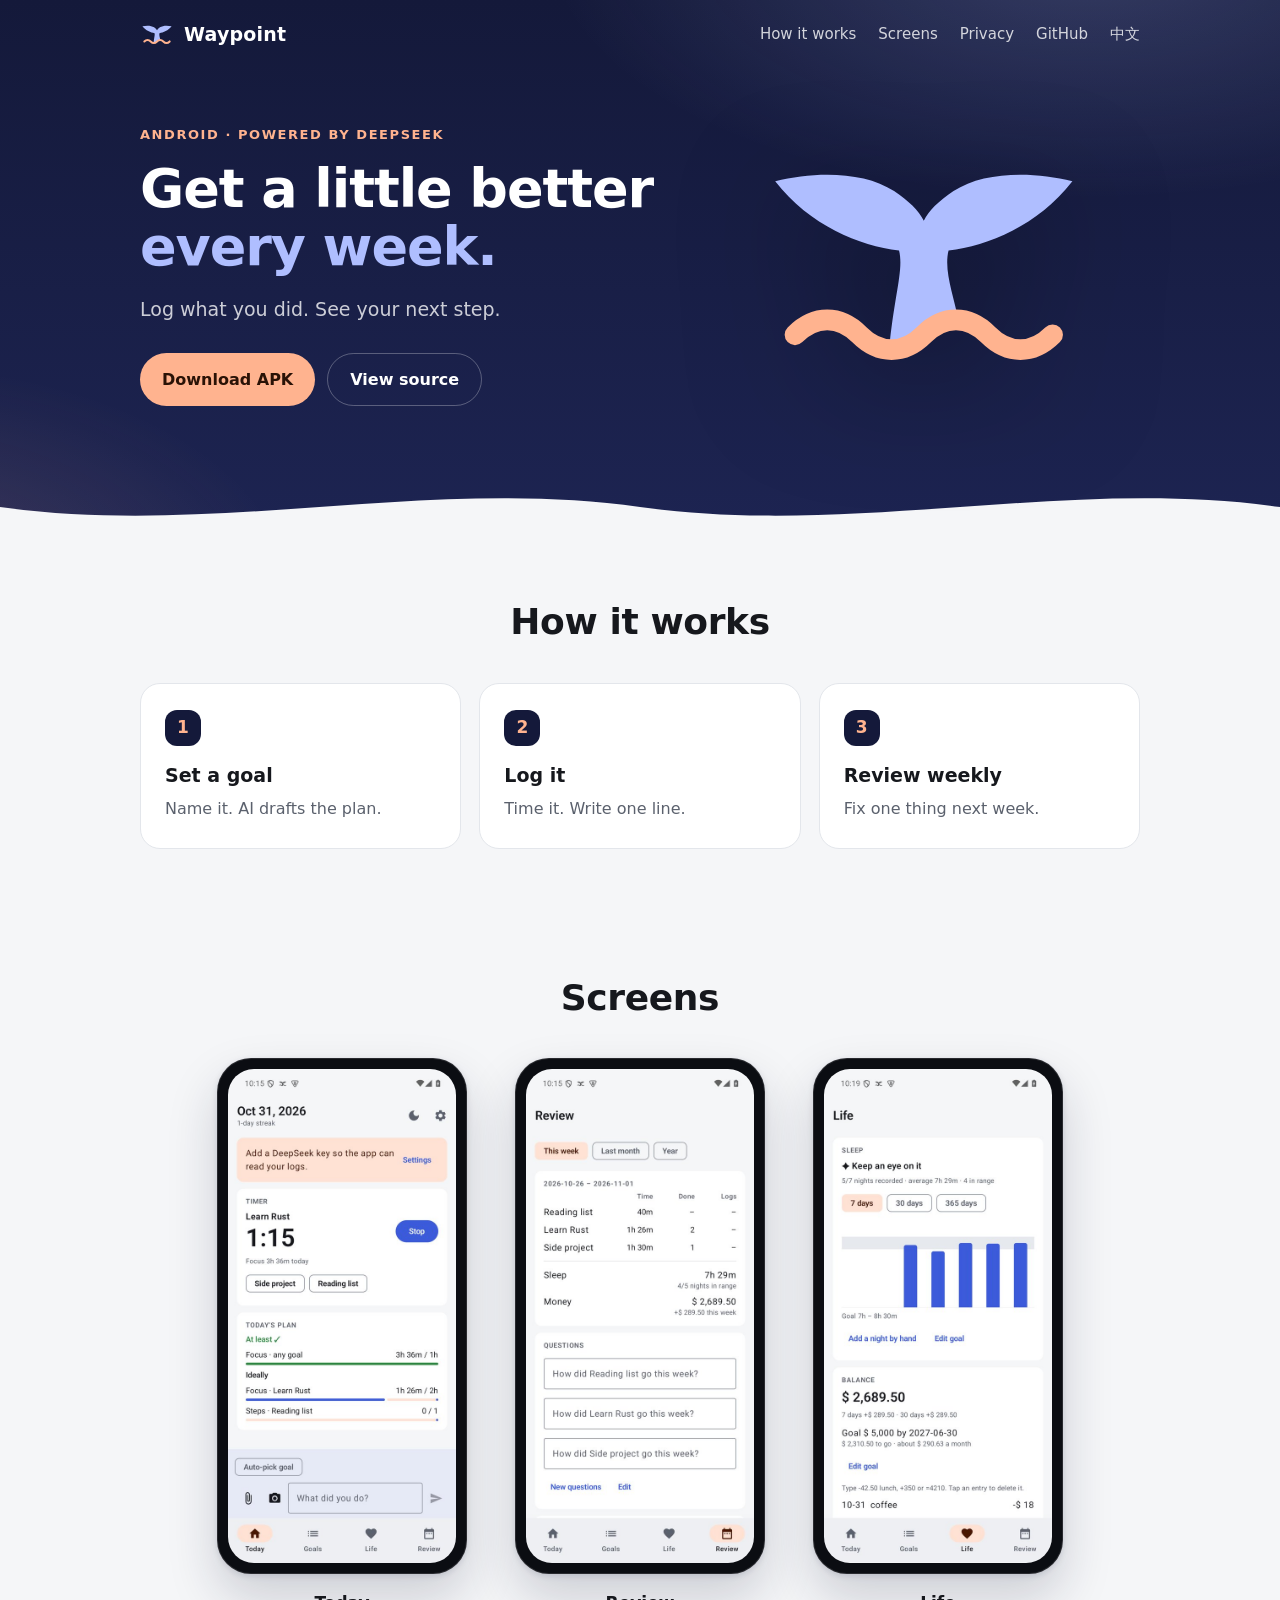
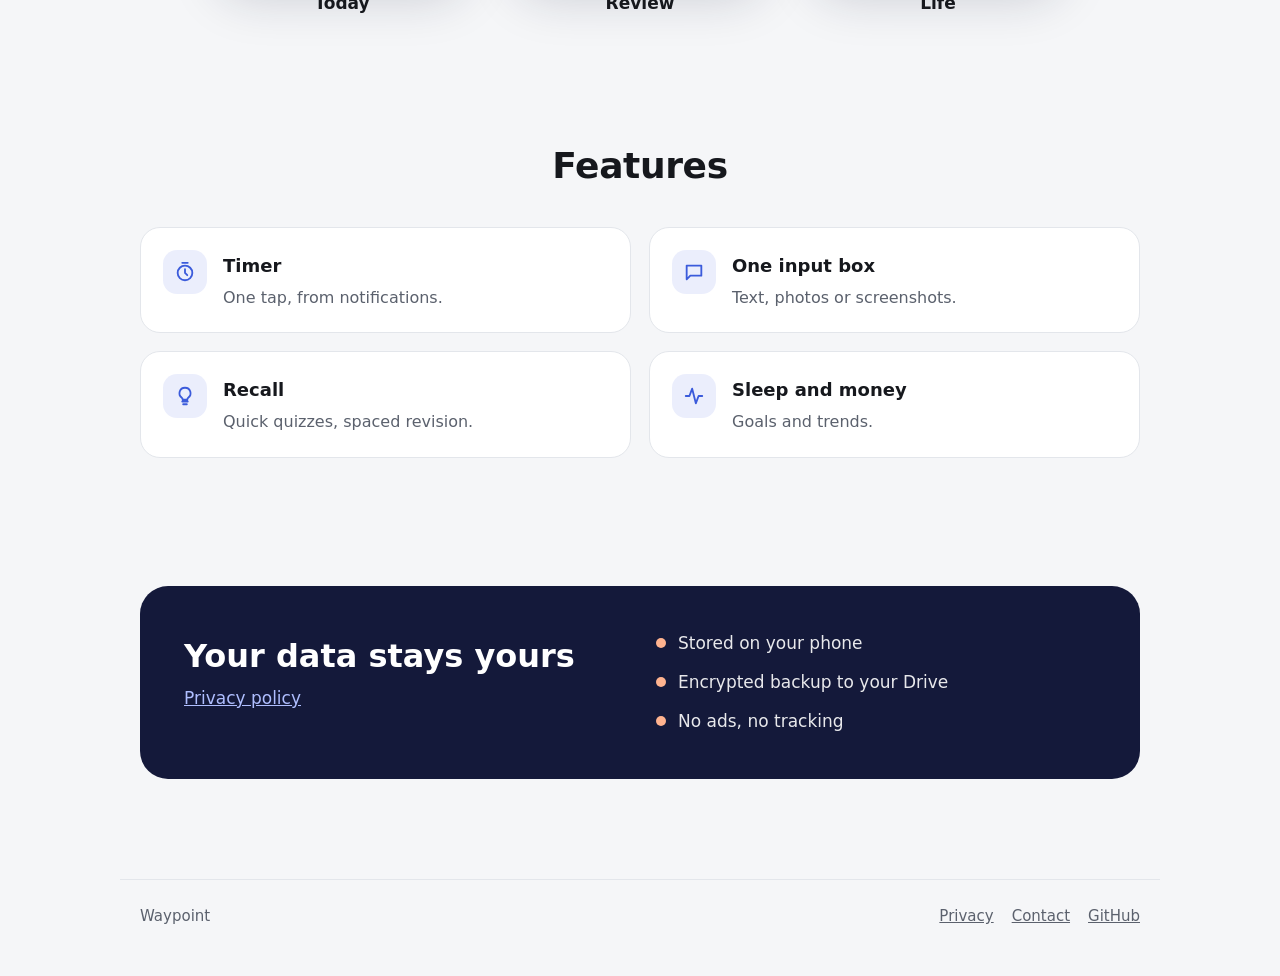
<file: docs/index.html>
<!doctype html>
<html lang="en">
<head>
<meta charset="utf-8">
<meta name="viewport" content="width=device-width, initial-scale=1">
<title>Waypoint</title>
<meta name="description" content="A simple Android app built for steady self-improvement, powered by DeepSeek.">
<meta name="theme-color" content="#14193a">
<link rel="icon" href="logo-120.png">
<link rel="stylesheet" href="style.css">
</head>
<body>
<header class="top">
  <div class="wrap">
    <a class="brand" href="./"><svg viewBox="24 34 60 40" aria-hidden="true"><path fill="#AFBEFF" d="M 47.98,69.69 C 48.84,60.24 50.56,55.94 49.70,52.50 C 42.82,51.64 34.22,48.20 28.20,40.46 C 35.08,38.74 43.68,38.74 48.84,42.18 C 51.42,43.90 53.14,45.62 54.00,47.34 C 54.86,45.62 56.58,43.90 59.16,42.18 C 64.32,38.74 72.92,38.74 79.80,40.46 C 73.78,48.20 65.18,51.64 58.30,52.50 C 57.44,55.94 59.16,60.24 60.02,64.55 C 57.94,64.42 55.85,65.27 54.00,67.12 C 52.15,68.97 50.06,69.82 47.98,69.69 Z"/><path d="M 31.64,67.12 C 35.08,63.68 39.38,63.68 42.82,67.12 C 46.26,70.56 50.56,70.56 54.00,67.12 C 57.44,63.68 61.74,63.68 65.18,67.12 C 68.62,70.56 72.92,70.56 76.36,67.12" fill="none" stroke="#FFB38F" stroke-width="3.6" stroke-linecap="round" stroke-linejoin="round"/></svg> Waypoint</a>
    <nav><a href="#how">How it works</a><a href="#screens">Screens</a><a href="privacy.html">Privacy</a><a href="https://github.com/khoryz666/waypoint">GitHub</a><a href="zh/" hreflang="zh-CN" lang="zh-CN">中文</a></nav>
  </div>
</header>

<div class="hero">
  <div class="wrap">
    <div>
      <span class="eyebrow">Android · Powered by DeepSeek</span>
      <h1>Get a little better <em>every week.</em></h1>
      <p class="lead">Log what you did. See your next step.</p>
      <div class="cta">
        <a class="btn primary" href="https://github.com/khoryz666/waypoint/releases/latest">Download APK</a>
        <a class="btn ghost" href="https://github.com/khoryz666/waypoint">View source</a>
      </div>
    </div>
    <div class="mark"><svg viewBox="24 34 60 40" aria-hidden="true"><path fill="#AFBEFF" d="M 47.98,69.69 C 48.84,60.24 50.56,55.94 49.70,52.50 C 42.82,51.64 34.22,48.20 28.20,40.46 C 35.08,38.74 43.68,38.74 48.84,42.18 C 51.42,43.90 53.14,45.62 54.00,47.34 C 54.86,45.62 56.58,43.90 59.16,42.18 C 64.32,38.74 72.92,38.74 79.80,40.46 C 73.78,48.20 65.18,51.64 58.30,52.50 C 57.44,55.94 59.16,60.24 60.02,64.55 C 57.94,64.42 55.85,65.27 54.00,67.12 C 52.15,68.97 50.06,69.82 47.98,69.69 Z"/><path d="M 31.64,67.12 C 35.08,63.68 39.38,63.68 42.82,67.12 C 46.26,70.56 50.56,70.56 54.00,67.12 C 57.44,63.68 61.74,63.68 65.18,67.12 C 68.62,70.56 72.92,70.56 76.36,67.12" fill="none" stroke="#FFB38F" stroke-width="3.6" stroke-linecap="round" stroke-linejoin="round"/></svg></div>
  </div>
  <svg class="wave-edge" viewBox="0 0 1440 60" preserveAspectRatio="none" aria-hidden="true"><path d="M0,30 C240,60 480,0 720,30 C960,60 1200,0 1440,30 L1440,60 L0,60 Z"/></svg>
</div>

<section id="how">
  <div class="wrap">
    <div class="section-head">
      <h2>How it works</h2>
    </div>
    <div class="steps">
      <div class="step"><h3>Set a goal</h3><p>Name it. AI drafts the plan.</p></div>
      <div class="step"><h3>Log it</h3><p>Time it. Write one line.</p></div>
      <div class="step"><h3>Review weekly</h3><p>Fix one thing next week.</p></div>
    </div>
  </div>
</section>

<section id="screens">
  <div class="wrap">
    <div class="section-head">
      <h2>Screens</h2>
    </div>
    <div class="screens">
      <figure class="phone"><div class="frame"><img src="img/today.jpg" alt="Today screen with a running timer and today's plan"></div><figcaption>Today</figcaption></figure>
      <figure class="phone"><div class="frame"><img src="img/review.jpg" alt="Weekly review with a summary table"></div><figcaption>Review</figcaption></figure>
      <figure class="phone"><div class="frame"><img src="img/life.jpg" alt="Life screen with sleep and a savings goal"></div><figcaption>Life</figcaption></figure>
    </div>
  </div>
</section>

<section>
  <div class="wrap">
    <div class="section-head">
      <h2>Features</h2>
    </div>
    <div class="features">
      <div class="feature"><div class="ic"><svg viewBox="0 0 24 24" fill="none" stroke="currentColor" stroke-width="2" stroke-linecap="round"><circle cx="12" cy="13" r="8"/><path d="M12 9v4l2.5 2.5M9 2h6"/></svg></div><div><h3>Timer</h3><p>One tap, from notifications.</p></div></div>
      <div class="feature"><div class="ic"><svg viewBox="0 0 24 24" fill="none" stroke="currentColor" stroke-width="2" stroke-linecap="round" stroke-linejoin="round"><path d="M4 5h16v11H8l-4 4z"/></svg></div><div><h3>One input box</h3><p>Text, photos or screenshots.</p></div></div>
      <div class="feature"><div class="ic"><svg viewBox="0 0 24 24" fill="none" stroke="currentColor" stroke-width="2" stroke-linecap="round" stroke-linejoin="round"><path d="M9 18h6M10 21h4M12 3a6 6 0 0 0-3.5 10.9c.6.5 1 1.2 1 2.1h5c0-.9.4-1.6 1-2.1A6 6 0 0 0 12 3z"/></svg></div><div><h3>Recall</h3><p>Quick quizzes, spaced revision.</p></div></div>
      <div class="feature"><div class="ic"><svg viewBox="0 0 24 24" fill="none" stroke="currentColor" stroke-width="2" stroke-linecap="round" stroke-linejoin="round"><path d="M3 12h4l3-8 4 16 3-8h4"/></svg></div><div><h3>Sleep and money</h3><p>Goals and trends.</p></div></div>
    </div>
  </div>
</section>

<section>
  <div class="wrap">
    <div class="band">
      <div>
        <h2>Your data stays yours</h2>
        <p><a href="privacy.html">Privacy policy</a></p>
      </div>
      <ul>
        <li>Stored on your phone</li>
        <li>Encrypted backup to your Drive</li>
        <li>No ads, no tracking</li>
      </ul>
    </div>
  </div>
</section>

<footer>
  <div class="wrap">
    <span>Waypoint</span>
    <span><a href="privacy.html">Privacy</a><a href="https://github.com/khoryz666/waypoint/issues">Contact</a><a href="https://github.com/khoryz666/waypoint">GitHub</a></span>
  </div>
</footer>
</body>
</html>
</file>
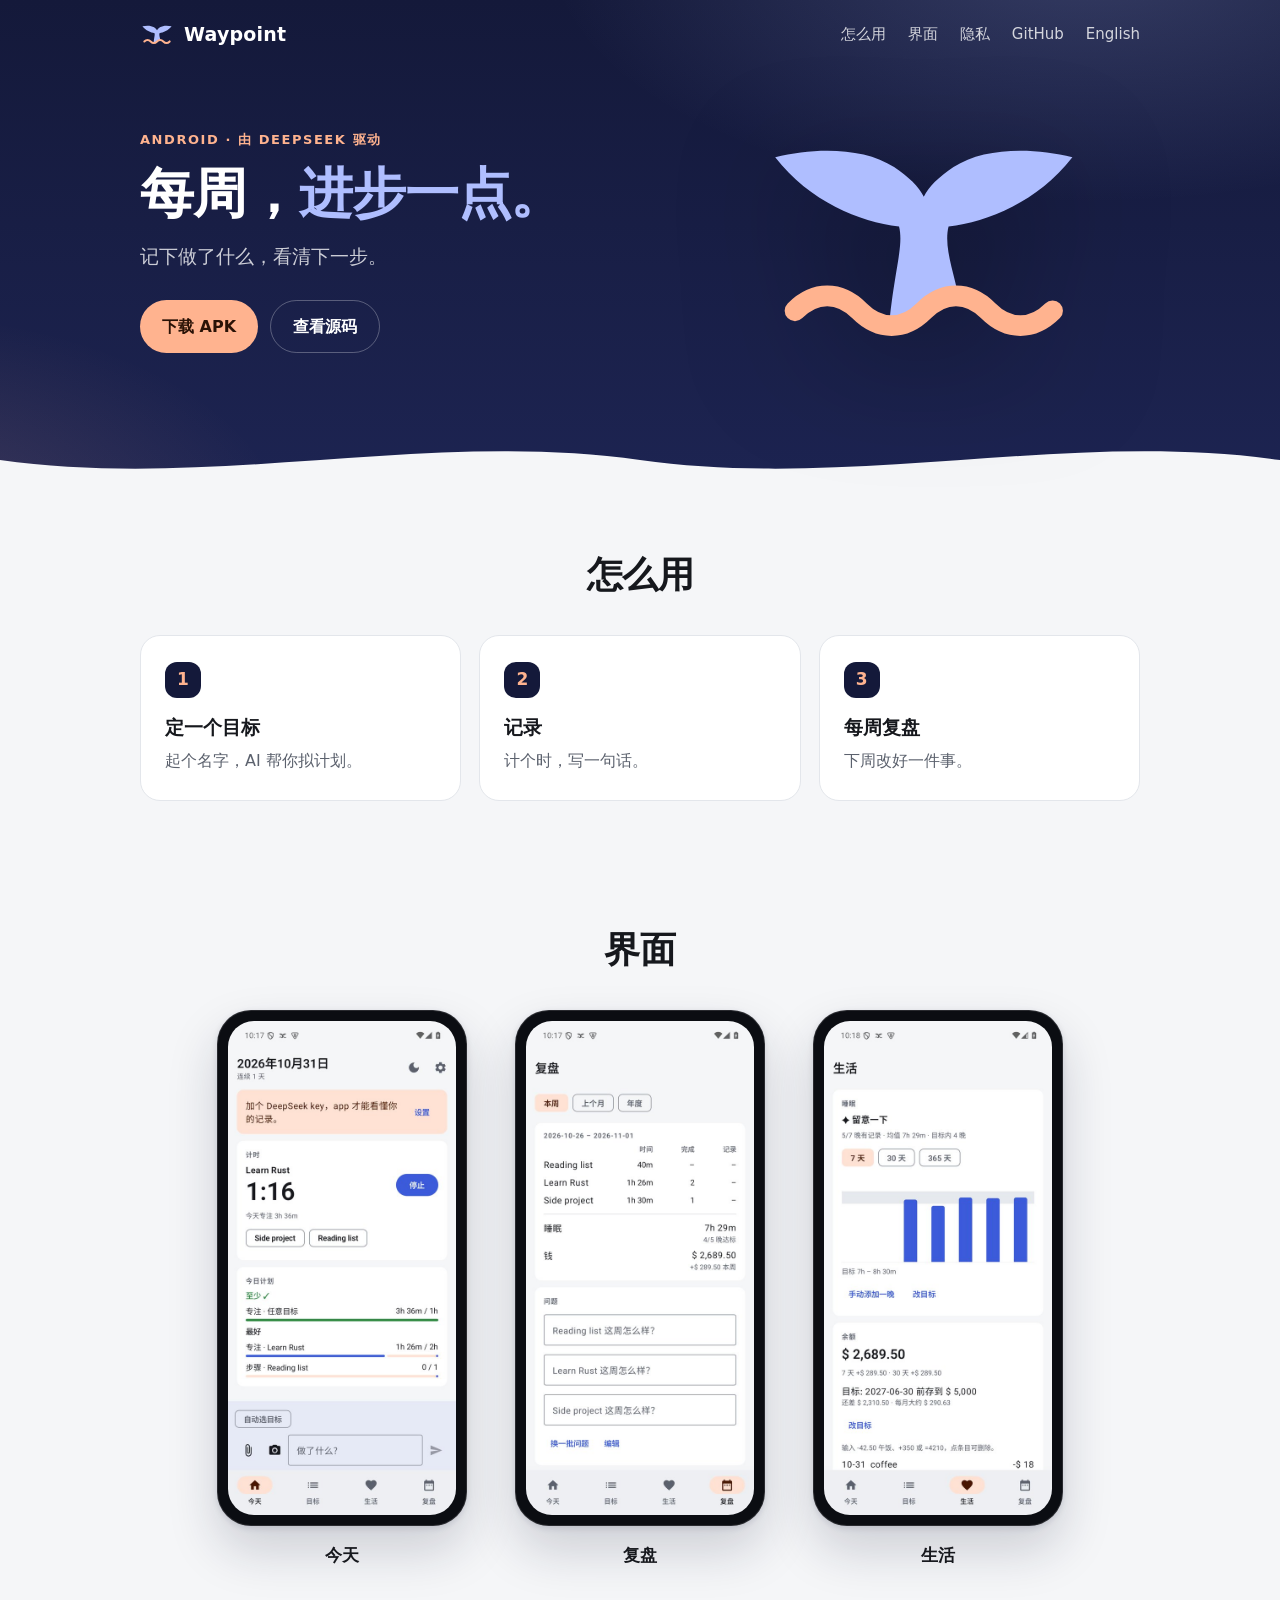
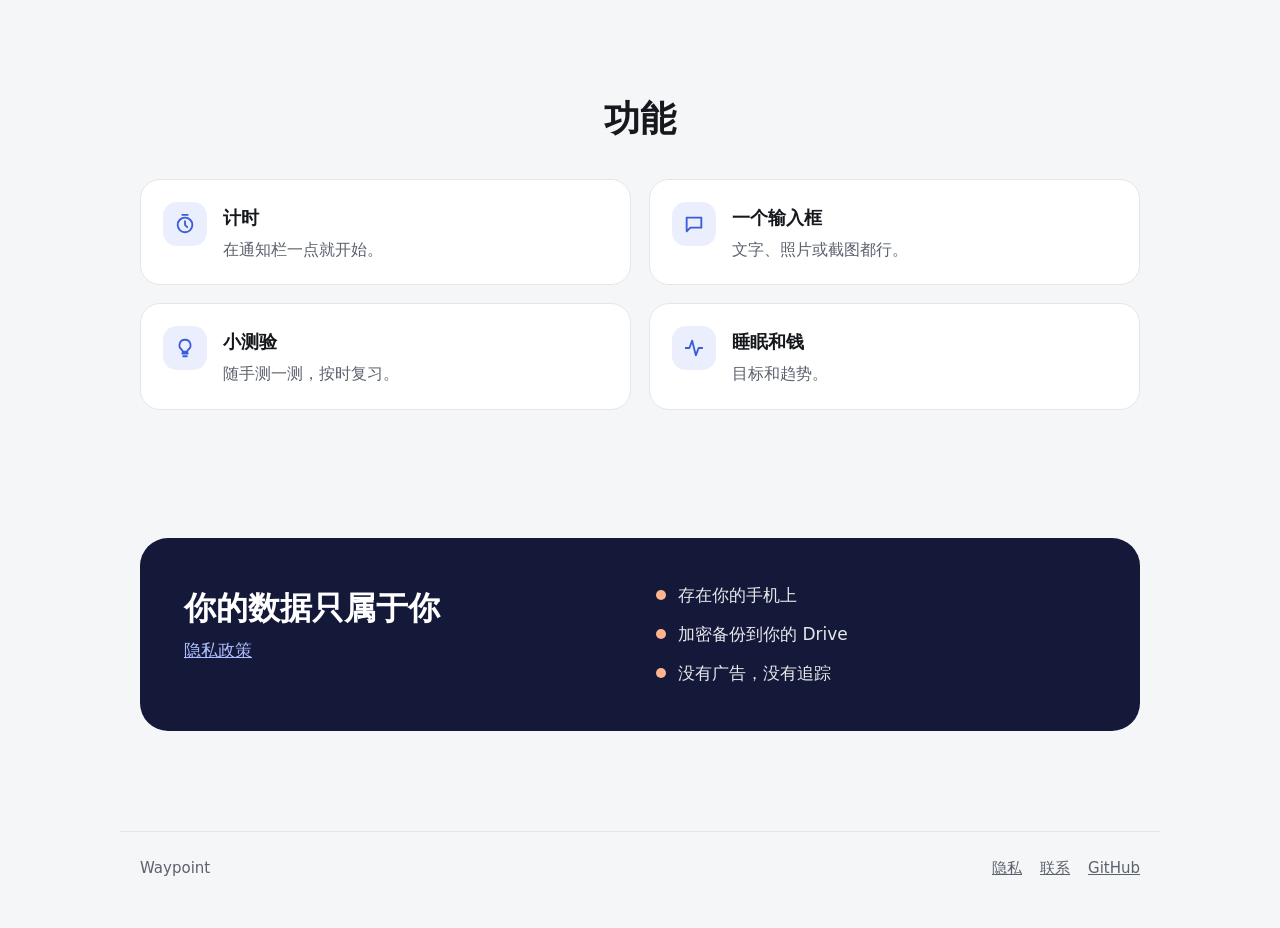
<file: docs/zh/index.html>
<!doctype html>
<html lang="zh-CN">
<head>
<meta charset="utf-8">
<meta name="viewport" content="width=device-width, initial-scale=1">
<title>Waypoint</title>
<meta name="description" content="一个帮你每周进步一点的 Android 应用，由 DeepSeek 驱动。">
<meta name="theme-color" content="#14193a">
<link rel="icon" href="../logo-120.png">
<link rel="stylesheet" href="../style.css">
</head>
<body>
<header class="top">
  <div class="wrap">
    <a class="brand" href="./"><svg viewBox="24 34 60 40" aria-hidden="true"><path fill="#AFBEFF" d="M 47.98,69.69 C 48.84,60.24 50.56,55.94 49.70,52.50 C 42.82,51.64 34.22,48.20 28.20,40.46 C 35.08,38.74 43.68,38.74 48.84,42.18 C 51.42,43.90 53.14,45.62 54.00,47.34 C 54.86,45.62 56.58,43.90 59.16,42.18 C 64.32,38.74 72.92,38.74 79.80,40.46 C 73.78,48.20 65.18,51.64 58.30,52.50 C 57.44,55.94 59.16,60.24 60.02,64.55 C 57.94,64.42 55.85,65.27 54.00,67.12 C 52.15,68.97 50.06,69.82 47.98,69.69 Z"/><path d="M 31.64,67.12 C 35.08,63.68 39.38,63.68 42.82,67.12 C 46.26,70.56 50.56,70.56 54.00,67.12 C 57.44,63.68 61.74,63.68 65.18,67.12 C 68.62,70.56 72.92,70.56 76.36,67.12" fill="none" stroke="#FFB38F" stroke-width="3.6" stroke-linecap="round" stroke-linejoin="round"/></svg> Waypoint</a>
    <nav><a href="#how">怎么用</a><a href="#screens">界面</a><a href="privacy.html">隐私</a><a href="https://github.com/khoryz666/waypoint">GitHub</a><a href="../" hreflang="en" lang="en">English</a></nav>
  </div>
</header>

<div class="hero">
  <div class="wrap">
    <div>
      <span class="eyebrow">Android · 由 DeepSeek 驱动</span>
      <h1>每周，<em>进步一点。</em></h1>
      <p class="lead">记下做了什么，看清下一步。</p>
      <div class="cta">
        <a class="btn primary" href="https://github.com/khoryz666/waypoint/releases/latest">下载 APK</a>
        <a class="btn ghost" href="https://github.com/khoryz666/waypoint">查看源码</a>
      </div>
    </div>
    <div class="mark"><svg viewBox="24 34 60 40" aria-hidden="true"><path fill="#AFBEFF" d="M 47.98,69.69 C 48.84,60.24 50.56,55.94 49.70,52.50 C 42.82,51.64 34.22,48.20 28.20,40.46 C 35.08,38.74 43.68,38.74 48.84,42.18 C 51.42,43.90 53.14,45.62 54.00,47.34 C 54.86,45.62 56.58,43.90 59.16,42.18 C 64.32,38.74 72.92,38.74 79.80,40.46 C 73.78,48.20 65.18,51.64 58.30,52.50 C 57.44,55.94 59.16,60.24 60.02,64.55 C 57.94,64.42 55.85,65.27 54.00,67.12 C 52.15,68.97 50.06,69.82 47.98,69.69 Z"/><path d="M 31.64,67.12 C 35.08,63.68 39.38,63.68 42.82,67.12 C 46.26,70.56 50.56,70.56 54.00,67.12 C 57.44,63.68 61.74,63.68 65.18,67.12 C 68.62,70.56 72.92,70.56 76.36,67.12" fill="none" stroke="#FFB38F" stroke-width="3.6" stroke-linecap="round" stroke-linejoin="round"/></svg></div>
  </div>
  <svg class="wave-edge" viewBox="0 0 1440 60" preserveAspectRatio="none" aria-hidden="true"><path d="M0,30 C240,60 480,0 720,30 C960,60 1200,0 1440,30 L1440,60 L0,60 Z"/></svg>
</div>

<section id="how">
  <div class="wrap">
    <div class="section-head">
      <h2>怎么用</h2>
    </div>
    <div class="steps">
      <div class="step"><h3>定一个目标</h3><p>起个名字，AI 帮你拟计划。</p></div>
      <div class="step"><h3>记录</h3><p>计个时，写一句话。</p></div>
      <div class="step"><h3>每周复盘</h3><p>下周改好一件事。</p></div>
    </div>
  </div>
</section>

<section id="screens">
  <div class="wrap">
    <div class="section-head">
      <h2>界面</h2>
    </div>
    <div class="screens">
      <figure class="phone"><div class="frame"><img src="../img/zh/today.jpg" alt="今天：正在计时，以及今日计划"></div><figcaption>今天</figcaption></figure>
      <figure class="phone"><div class="frame"><img src="../img/zh/review.jpg" alt="每周复盘的汇总表"></div><figcaption>复盘</figcaption></figure>
      <figure class="phone"><div class="frame"><img src="../img/zh/life.jpg" alt="生活：睡眠和存钱目标"></div><figcaption>生活</figcaption></figure>
    </div>
  </div>
</section>

<section>
  <div class="wrap">
    <div class="section-head">
      <h2>功能</h2>
    </div>
    <div class="features">
      <div class="feature"><div class="ic"><svg viewBox="0 0 24 24" fill="none" stroke="currentColor" stroke-width="2" stroke-linecap="round"><circle cx="12" cy="13" r="8"/><path d="M12 9v4l2.5 2.5M9 2h6"/></svg></div><div><h3>计时</h3><p>在通知栏一点就开始。</p></div></div>
      <div class="feature"><div class="ic"><svg viewBox="0 0 24 24" fill="none" stroke="currentColor" stroke-width="2" stroke-linecap="round" stroke-linejoin="round"><path d="M4 5h16v11H8l-4 4z"/></svg></div><div><h3>一个输入框</h3><p>文字、照片或截图都行。</p></div></div>
      <div class="feature"><div class="ic"><svg viewBox="0 0 24 24" fill="none" stroke="currentColor" stroke-width="2" stroke-linecap="round" stroke-linejoin="round"><path d="M9 18h6M10 21h4M12 3a6 6 0 0 0-3.5 10.9c.6.5 1 1.2 1 2.1h5c0-.9.4-1.6 1-2.1A6 6 0 0 0 12 3z"/></svg></div><div><h3>小测验</h3><p>随手测一测，按时复习。</p></div></div>
      <div class="feature"><div class="ic"><svg viewBox="0 0 24 24" fill="none" stroke="currentColor" stroke-width="2" stroke-linecap="round" stroke-linejoin="round"><path d="M3 12h4l3-8 4 16 3-8h4"/></svg></div><div><h3>睡眠和钱</h3><p>目标和趋势。</p></div></div>
    </div>
  </div>
</section>

<section>
  <div class="wrap">
    <div class="band">
      <div>
        <h2>你的数据只属于你</h2>
        <p><a href="privacy.html">隐私政策</a></p>
      </div>
      <ul>
        <li>存在你的手机上</li>
        <li>加密备份到你的 Drive</li>
        <li>没有广告，没有追踪</li>
      </ul>
    </div>
  </div>
</section>

<footer>
  <div class="wrap">
    <span>Waypoint</span>
    <span><a href="privacy.html">隐私</a><a href="https://github.com/khoryz666/waypoint/issues">联系</a><a href="https://github.com/khoryz666/waypoint">GitHub</a></span>
  </div>
</footer>
</body>
</html>
</file>
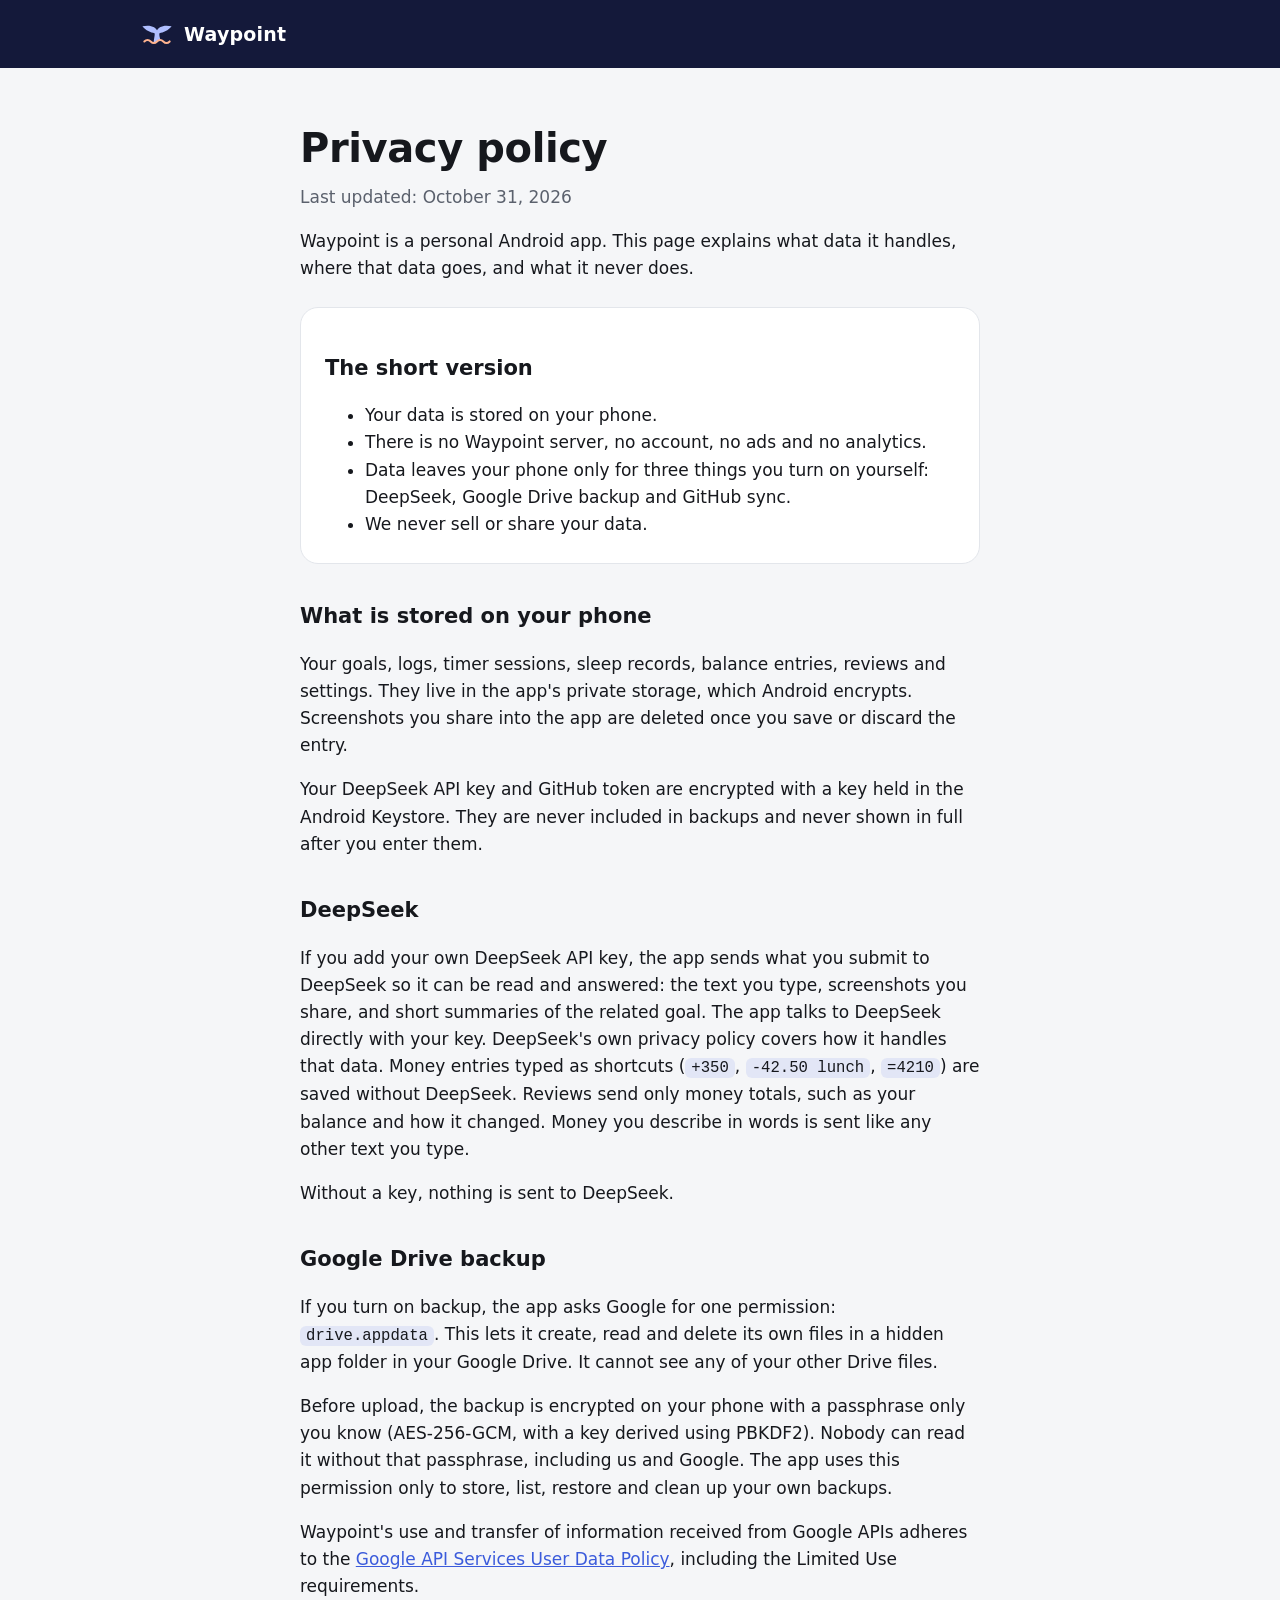
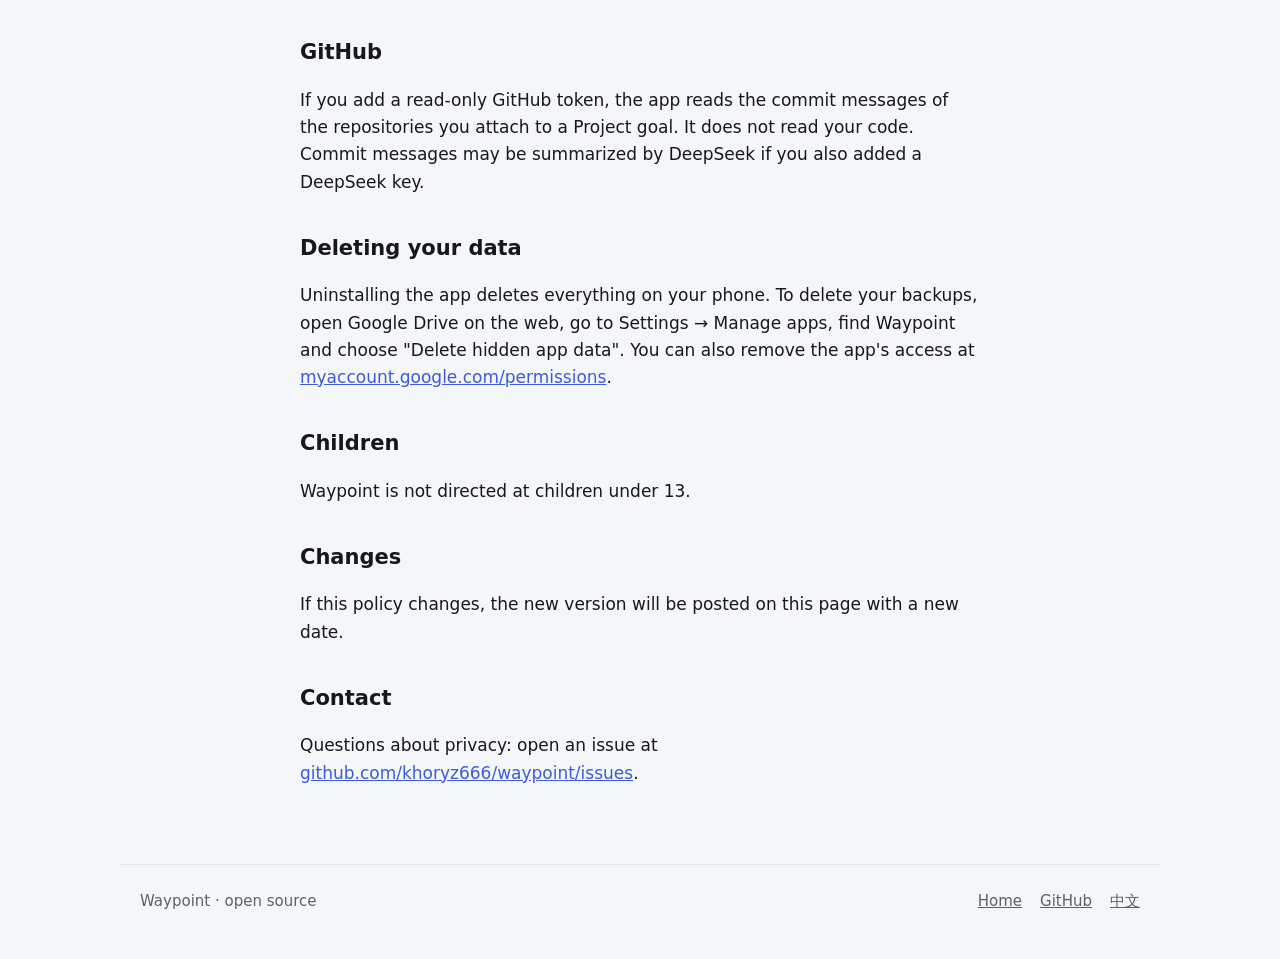
<file: docs/privacy.html>
<!doctype html>
<html lang="en">
<head>
<meta charset="utf-8">
<meta name="viewport" content="width=device-width, initial-scale=1">
<title>Waypoint privacy policy</title>
<meta name="description" content="How the Waypoint Android app handles your data.">
<meta name="theme-color" content="#14193a">
<link rel="icon" href="logo-120.png">
<link rel="stylesheet" href="style.css">
</head>
<body>
<header class="doc-top"><div class="wrap"><a class="brand" href="./"><svg viewBox="24 34 60 40" aria-hidden="true"><path fill="#AFBEFF" d="M 47.98,69.69 C 48.84,60.24 50.56,55.94 49.70,52.50 C 42.82,51.64 34.22,48.20 28.20,40.46 C 35.08,38.74 43.68,38.74 48.84,42.18 C 51.42,43.90 53.14,45.62 54.00,47.34 C 54.86,45.62 56.58,43.90 59.16,42.18 C 64.32,38.74 72.92,38.74 79.80,40.46 C 73.78,48.20 65.18,51.64 58.30,52.50 C 57.44,55.94 59.16,60.24 60.02,64.55 C 57.94,64.42 55.85,65.27 54.00,67.12 C 52.15,68.97 50.06,69.82 47.98,69.69 Z"/><path d="M 31.64,67.12 C 35.08,63.68 39.38,63.68 42.82,67.12 C 46.26,70.56 50.56,70.56 54.00,67.12 C 57.44,63.68 61.74,63.68 65.18,67.12 C 68.62,70.56 72.92,70.56 76.36,67.12" fill="none" stroke="#FFB38F" stroke-width="3.6" stroke-linecap="round" stroke-linejoin="round"/></svg> Waypoint</a></div></header>
<main class="doc">

  <h1>Privacy policy</h1>
  <p class="muted">Last updated: October 31, 2026</p>

  <p>Waypoint is a personal Android app. This page explains what data it handles, where that data goes, and what it never does.</p>

  <div class="summary">
  <h2>The short version</h2>
  <ul>
    <li>Your data is stored on your phone.</li>
    <li>There is no Waypoint server, no account, no ads and no analytics.</li>
    <li>Data leaves your phone only for three things you turn on yourself: DeepSeek, Google Drive backup and GitHub sync.</li>
    <li>We never sell or share your data.</li>
  </ul>
  </div>

  <h2>What is stored on your phone</h2>
  <p>Your goals, logs, timer sessions, sleep records, balance entries, reviews and settings. They live in the app's private storage, which Android encrypts. Screenshots you share into the app are deleted once you save or discard the entry.</p>
  <p>Your DeepSeek API key and GitHub token are encrypted with a key held in the Android Keystore. They are never included in backups and never shown in full after you enter them.</p>

  <h2>DeepSeek</h2>
  <p>If you add your own DeepSeek API key, the app sends what you submit to DeepSeek so it can be read and answered: the text you type, screenshots you share, and short summaries of the related goal. The app talks to DeepSeek directly with your key. DeepSeek's own privacy policy covers how it handles that data. Money entries typed as shortcuts (<code>+350</code>, <code>-42.50 lunch</code>, <code>=4210</code>) are saved without DeepSeek. Reviews send only money totals, such as your balance and how it changed. Money you describe in words is sent like any other text you type.</p>
  <p>Without a key, nothing is sent to DeepSeek.</p>

  <h2>Google Drive backup</h2>
  <p>If you turn on backup, the app asks Google for one permission: <code>drive.appdata</code>. This lets it create, read and delete its own files in a hidden app folder in your Google Drive. It cannot see any of your other Drive files.</p>
  <p>Before upload, the backup is encrypted on your phone with a passphrase only you know (AES-256-GCM, with a key derived using PBKDF2). Nobody can read it without that passphrase, including us and Google. The app uses this permission only to store, list, restore and clean up your own backups.</p>
  <p>Waypoint's use and transfer of information received from Google APIs adheres to the <a href="https://developers.google.com/terms/api-services-user-data-policy">Google API Services User Data Policy</a>, including the Limited Use requirements.</p>

  <h2>GitHub</h2>
  <p>If you add a read-only GitHub token, the app reads the commit messages of the repositories you attach to a Project goal. It does not read your code. Commit messages may be summarized by DeepSeek if you also added a DeepSeek key.</p>

  <h2>Deleting your data</h2>
  <p>Uninstalling the app deletes everything on your phone. To delete your backups, open Google Drive on the web, go to Settings → Manage apps, find Waypoint and choose "Delete hidden app data". You can also remove the app's access at <a href="https://myaccount.google.com/permissions">myaccount.google.com/permissions</a>.</p>

  <h2>Children</h2>
  <p>Waypoint is not directed at children under 13.</p>

  <h2>Changes</h2>
  <p>If this policy changes, the new version will be posted on this page with a new date.</p>

  <h2>Contact</h2>
  <p>Questions about privacy: open an issue at <a href="https://github.com/khoryz666/waypoint/issues">github.com/khoryz666/waypoint/issues</a>.</p>

</main>
<footer><div class="wrap"><span>Waypoint · open source</span><span><a href="./">Home</a><a href="https://github.com/khoryz666/waypoint">GitHub</a><a href="zh/privacy.html" lang="zh-CN">中文</a></span></div></footer>
</body>
</html>
</file>
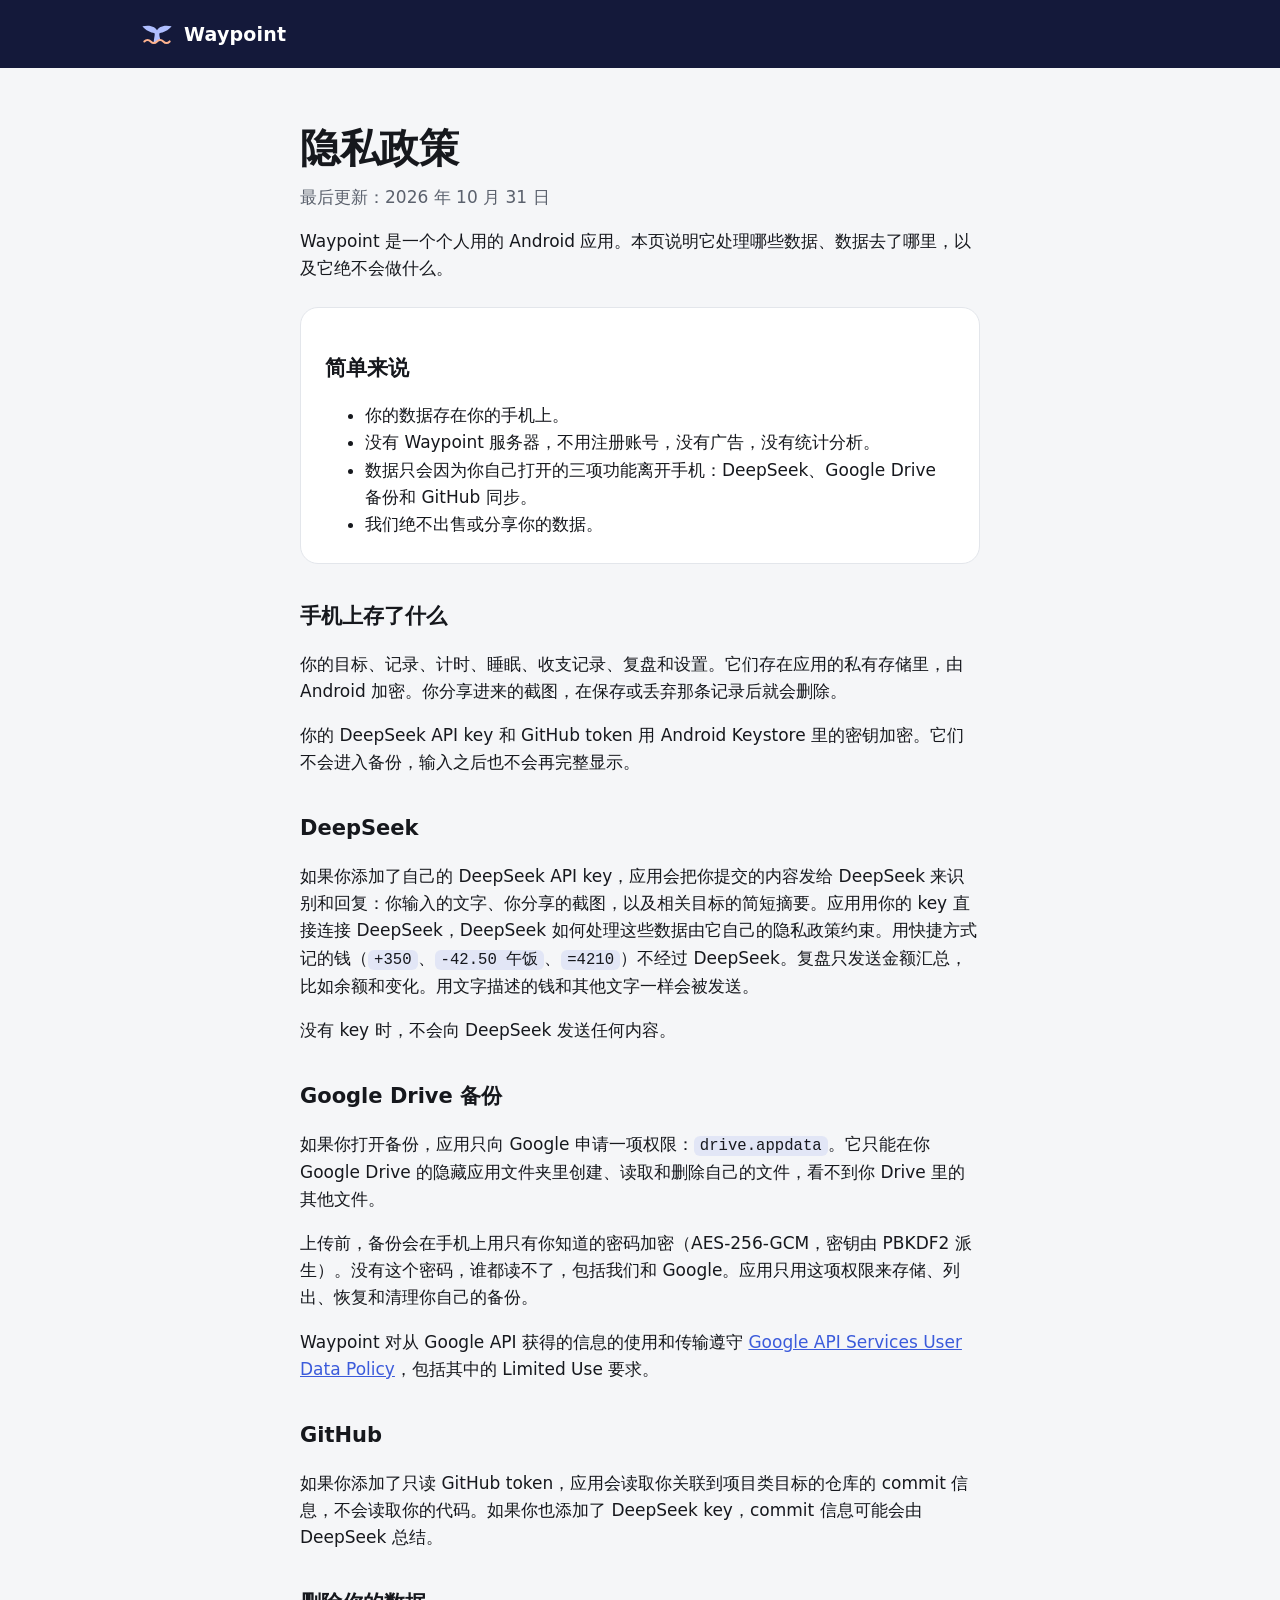
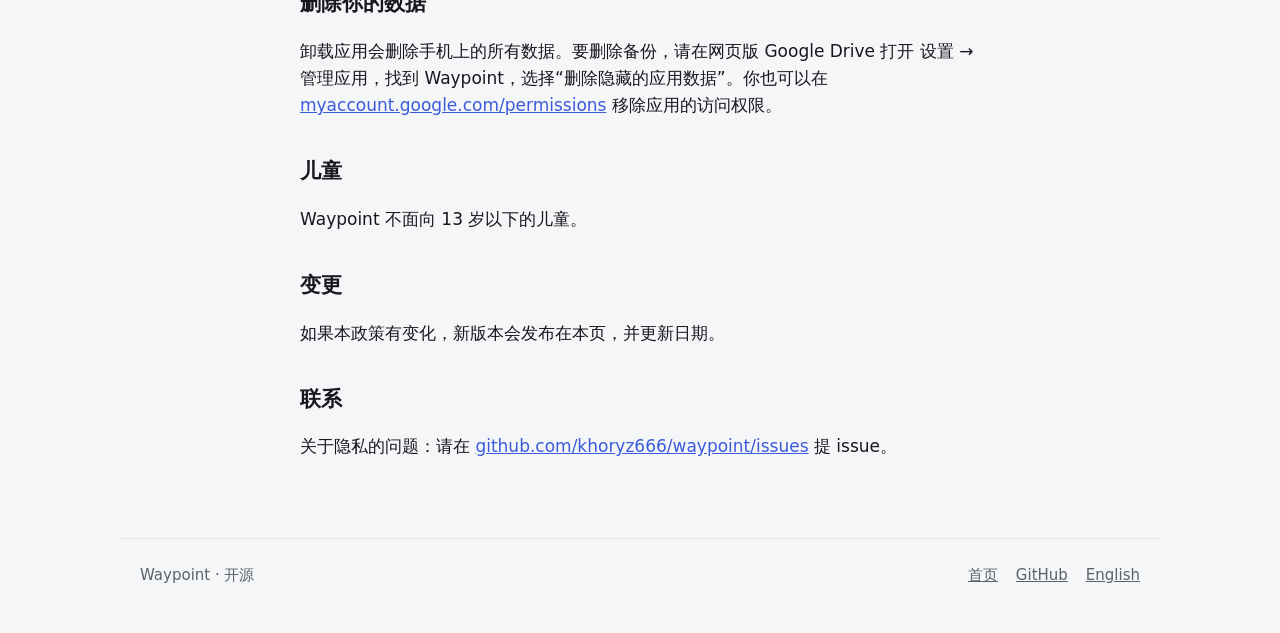
<file: docs/zh/privacy.html>
<!doctype html>
<html lang="zh-CN">
<head>
<meta charset="utf-8">
<meta name="viewport" content="width=device-width, initial-scale=1">
<title>Waypoint 隐私政策</title>
<meta name="description" content="Waypoint Android 应用如何处理你的数据。">
<meta name="theme-color" content="#14193a">
<link rel="icon" href="../logo-120.png">
<link rel="stylesheet" href="../style.css">
</head>
<body>
<header class="doc-top"><div class="wrap"><a class="brand" href="./"><svg viewBox="24 34 60 40" aria-hidden="true"><path fill="#AFBEFF" d="M 47.98,69.69 C 48.84,60.24 50.56,55.94 49.70,52.50 C 42.82,51.64 34.22,48.20 28.20,40.46 C 35.08,38.74 43.68,38.74 48.84,42.18 C 51.42,43.90 53.14,45.62 54.00,47.34 C 54.86,45.62 56.58,43.90 59.16,42.18 C 64.32,38.74 72.92,38.74 79.80,40.46 C 73.78,48.20 65.18,51.64 58.30,52.50 C 57.44,55.94 59.16,60.24 60.02,64.55 C 57.94,64.42 55.85,65.27 54.00,67.12 C 52.15,68.97 50.06,69.82 47.98,69.69 Z"/><path d="M 31.64,67.12 C 35.08,63.68 39.38,63.68 42.82,67.12 C 46.26,70.56 50.56,70.56 54.00,67.12 C 57.44,63.68 61.74,63.68 65.18,67.12 C 68.62,70.56 72.92,70.56 76.36,67.12" fill="none" stroke="#FFB38F" stroke-width="3.6" stroke-linecap="round" stroke-linejoin="round"/></svg> Waypoint</a></div></header>
<main class="doc">

  <h1>隐私政策</h1>
  <p class="muted">最后更新：2026 年 10 月 31 日</p>

  <p>Waypoint 是一个个人用的 Android 应用。本页说明它处理哪些数据、数据去了哪里，以及它绝不会做什么。</p>

  <div class="summary">
  <h2>简单来说</h2>
  <ul>
    <li>你的数据存在你的手机上。</li>
    <li>没有 Waypoint 服务器，不用注册账号，没有广告，没有统计分析。</li>
    <li>数据只会因为你自己打开的三项功能离开手机：DeepSeek、Google Drive 备份和 GitHub 同步。</li>
    <li>我们绝不出售或分享你的数据。</li>
  </ul>
  </div>

  <h2>手机上存了什么</h2>
  <p>你的目标、记录、计时、睡眠、收支记录、复盘和设置。它们存在应用的私有存储里，由 Android 加密。你分享进来的截图，在保存或丢弃那条记录后就会删除。</p>
  <p>你的 DeepSeek API key 和 GitHub token 用 Android Keystore 里的密钥加密。它们不会进入备份，输入之后也不会再完整显示。</p>

  <h2>DeepSeek</h2>
  <p>如果你添加了自己的 DeepSeek API key，应用会把你提交的内容发给 DeepSeek 来识别和回复：你输入的文字、你分享的截图，以及相关目标的简短摘要。应用用你的 key 直接连接 DeepSeek，DeepSeek 如何处理这些数据由它自己的隐私政策约束。用快捷方式记的钱（<code>+350</code>、<code>-42.50 午饭</code>、<code>=4210</code>）不经过 DeepSeek。复盘只发送金额汇总，比如余额和变化。用文字描述的钱和其他文字一样会被发送。</p>
  <p>没有 key 时，不会向 DeepSeek 发送任何内容。</p>

  <h2>Google Drive 备份</h2>
  <p>如果你打开备份，应用只向 Google 申请一项权限：<code>drive.appdata</code>。它只能在你 Google Drive 的隐藏应用文件夹里创建、读取和删除自己的文件，看不到你 Drive 里的其他文件。</p>
  <p>上传前，备份会在手机上用只有你知道的密码加密（AES-256-GCM，密钥由 PBKDF2 派生）。没有这个密码，谁都读不了，包括我们和 Google。应用只用这项权限来存储、列出、恢复和清理你自己的备份。</p>
  <p>Waypoint 对从 Google API 获得的信息的使用和传输遵守 <a href="https://developers.google.com/terms/api-services-user-data-policy">Google API Services User Data Policy</a>，包括其中的 Limited Use 要求。</p>

  <h2>GitHub</h2>
  <p>如果你添加了只读 GitHub token，应用会读取你关联到项目类目标的仓库的 commit 信息，不会读取你的代码。如果你也添加了 DeepSeek key，commit 信息可能会由 DeepSeek 总结。</p>

  <h2>删除你的数据</h2>
  <p>卸载应用会删除手机上的所有数据。要删除备份，请在网页版 Google Drive 打开 设置 → 管理应用，找到 Waypoint，选择“删除隐藏的应用数据”。你也可以在 <a href="https://myaccount.google.com/permissions">myaccount.google.com/permissions</a> 移除应用的访问权限。</p>

  <h2>儿童</h2>
  <p>Waypoint 不面向 13 岁以下的儿童。</p>

  <h2>变更</h2>
  <p>如果本政策有变化，新版本会发布在本页，并更新日期。</p>

  <h2>联系</h2>
  <p>关于隐私的问题：请在 <a href="https://github.com/khoryz666/waypoint/issues">github.com/khoryz666/waypoint/issues</a> 提 issue。</p>

</main>
<footer><div class="wrap"><span>Waypoint · 开源</span><span><a href="./">首页</a><a href="https://github.com/khoryz666/waypoint">GitHub</a><a href="../privacy.html" lang="en">English</a></span></div></footer>
</body>
</html>
</file>
<file: docs/style.css>
:root {
  --navy: #14193a; --navy-2: #1d2452; --indigo: #3b5bdb; --indigo-soft: #afbeff; --coral: #ffb38f; --coral-deep: #d9480f;
  --bg: #f5f6f8; --card: #ffffff; --ink: #16181d; --muted: #5b616d; --line: #e3e6eb;
}
@media (prefers-color-scheme: dark) {
  :root { --bg: #0f1115; --card: #181b21; --ink: #e6e8ec; --muted: #a4aab5; --line: #2a2f38; --indigo: #afbeff; }
  .step::before { background: #2b3f9c; }
  .phone .frame { box-shadow: 0 24px 50px rgba(0,0,0,.5); }
}
* { box-sizing: border-box; }
html { scroll-behavior: smooth; }
body { margin: 0; overflow-x: hidden; background: var(--bg); color: var(--ink); font: 17px/1.6 system-ui, -apple-system, "Segoe UI", Roboto, "Noto Sans SC", sans-serif; -webkit-font-smoothing: antialiased; }
a { color: var(--indigo); }
.wrap { max-width: 1040px; margin: 0 auto; padding: 0 20px; }

/* Top bar */
.top { position: absolute; inset: 0 0 auto 0; z-index: 2; }
.top .wrap { display: flex; align-items: center; justify-content: space-between; height: 68px; }
.brand { display: flex; align-items: center; gap: 10px; color: #fff; text-decoration: none; font-weight: 650; font-size: 19px; letter-spacing: .2px; }
.brand svg { width: 34px; height: 34px; }
.top nav a { color: rgba(255,255,255,.8); text-decoration: none; margin-left: 22px; font-size: 15px; }
.top nav a:hover { color: #fff; }

/* Hero */
.hero { position: relative; overflow: hidden; color: #fff; background:
  radial-gradient(900px 420px at 85% -10%, rgba(175,190,255,.22), transparent 60%),
  radial-gradient(700px 380px at -10% 110%, rgba(255,179,143,.16), transparent 60%),
  linear-gradient(180deg, var(--navy) 0%, var(--navy-2) 100%); }
.hero .wrap { display: grid; grid-template-columns: 1.1fr .9fr; gap: 40px; align-items: center; padding-top: 120px; padding-bottom: 72px; }
.eyebrow { display: inline-block; font-size: 13px; letter-spacing: .12em; text-transform: uppercase; color: var(--coral); font-weight: 650; margin-bottom: 14px; }
.hero h1 { font-size: clamp(34px, 5vw, 54px); line-height: 1.08; margin: 0 0 18px; letter-spacing: -.02em; }
.hero h1 em { font-style: normal; color: var(--indigo-soft); }
.hero p.lead { font-size: 19px; color: rgba(255,255,255,.78); max-width: 34em; margin: 0 0 28px; }
.cta { display: flex; flex-wrap: wrap; gap: 12px; }
.btn { display: inline-flex; align-items: center; gap: 8px; padding: 13px 22px; border-radius: 999px; font-weight: 600; text-decoration: none; font-size: 16px; transition: transform .15s ease, background .15s ease; }
.btn:hover { transform: translateY(-1px); }
.btn.primary { background: var(--coral); color: #2a1206; }
.btn.ghost { color: #fff; border: 1px solid rgba(255,255,255,.28); }
.btn.ghost:hover { background: rgba(255,255,255,.08); }
.hero .mark { justify-self: center; width: min(360px, 80%); filter: drop-shadow(0 30px 60px rgba(0,0,0,.35)); }
.wave-edge { display: block; width: 100%; height: 60px; margin-top: -1px; }
.wave-edge path { fill: var(--bg); }

/* Sections */
section { padding: 64px 0; }
.section-head { text-align: center; max-width: 620px; margin: 0 auto 40px; }
.section-head h2 { font-size: clamp(26px, 3.4vw, 36px); line-height: 1.15; margin: 0 0 10px; letter-spacing: -.01em; }
.section-head p { color: var(--muted); margin: 0; }

.steps { display: grid; grid-template-columns: repeat(3, 1fr); gap: 18px; counter-reset: step; }
.step { background: var(--card); border: 1px solid var(--line); border-radius: 20px; padding: 26px 24px; position: relative; }
.step::before { counter-increment: step; content: counter(step); display: grid; place-items: center; width: 36px; height: 36px; border-radius: 12px; background: var(--navy); color: var(--coral); font-weight: 700; margin-bottom: 14px; }
.step h3 { margin: 0 0 6px; font-size: 19px; }
.step p { margin: 0; color: var(--muted); font-size: 16px; }

/* Screens */
.screens { display: grid; grid-template-columns: repeat(3, minmax(0, 250px)); justify-content: center; gap: 48px; align-items: start; }
.phone { margin: 0; text-align: center; }
.phone .frame { background: #0b0d12; border: 1px solid rgba(255,255,255,.12); border-radius: 34px; padding: 10px; box-shadow: 0 24px 50px rgba(20,25,58,.18), 0 2px 6px rgba(20,25,58,.12); }
.phone img { display: block; width: 100%; height: auto; aspect-ratio: 540 / 1170; border-radius: 26px; background: #f5f6f8; }
.phone figcaption { margin-top: 16px; font-weight: 600; }
.phone figcaption span { display: block; font-weight: 400; color: var(--muted); font-size: 15px; }

/* Features */
.features { display: grid; grid-template-columns: repeat(2, 1fr); gap: 18px; }
.feature { display: flex; gap: 16px; background: var(--card); border: 1px solid var(--line); border-radius: 20px; padding: 22px; }
.feature .ic { flex: none; width: 44px; height: 44px; border-radius: 14px; display: grid; place-items: center; background: rgba(59,91,219,.1); color: var(--indigo); }
.feature .ic svg { width: 22px; height: 22px; }
.feature h3 { margin: 2px 0 4px; font-size: 18px; }
.feature p { margin: 0; color: var(--muted); font-size: 16px; }

/* Privacy band */
.band { background: var(--navy); color: #fff; border-radius: 28px; padding: 44px; display: grid; grid-template-columns: 1fr 1fr; gap: 32px; align-items: center; }
.band h2 { margin: 0 0 10px; font-size: clamp(24px, 3vw, 32px); line-height: 1.2; }
.band p { margin: 0 0 16px; color: rgba(255,255,255,.75); }
.band ul { list-style: none; margin: 0; padding: 0; display: grid; gap: 12px; }
.band li { display: flex; gap: 12px; align-items: flex-start; color: rgba(255,255,255,.9); }
.band li::before { content: ""; flex: none; width: 10px; height: 10px; margin-top: 8px; border-radius: 50%; background: var(--coral); }
.band a { color: var(--indigo-soft); }

footer { padding: 36px 0 48px; color: var(--muted); font-size: 15px; }
footer .wrap { display: flex; flex-wrap: wrap; justify-content: space-between; gap: 12px; border-top: 1px solid var(--line); padding-top: 24px; }
footer a { color: var(--muted); margin-left: 18px; }

/* Document pages (privacy) */
.doc-top { background: var(--navy); }
.doc-top .wrap { display: flex; align-items: center; height: 68px; }
.doc { max-width: 720px; margin: 0 auto; padding: 48px 20px 24px; }
.doc h1 { font-size: clamp(30px, 4vw, 40px); margin: 0 0 4px; letter-spacing: -.01em; }
.doc .muted { color: var(--muted); margin-top: 0; }
.doc h2 { font-size: 21px; margin: 36px 0 8px; }
.doc .summary { background: var(--card); border: 1px solid var(--line); border-radius: 18px; padding: 8px 24px; margin: 24px 0; }
.doc code { background: rgba(59,91,219,.1); padding: 1px 6px; border-radius: 6px; font-size: .92em; }

@media (max-width: 820px) {
  .hero .wrap { grid-template-columns: 1fr; padding-top: 100px; text-align: left; }
  .hero .mark { width: 200px; justify-self: start; order: -1; }
  .steps, .features { grid-template-columns: 1fr; gap: 12px; }
  .step { display: grid; grid-template-columns: 36px 1fr; column-gap: 14px; align-items: center; padding: 16px 18px; }
  .step::before { grid-row: span 2; margin: 0; }
  .step h3 { font-size: 17px; margin: 0; }
  .step p { font-size: 15px; }
  /* Screens become a swipeable row on phones. */
  .screens { display: flex; justify-content: flex-start; gap: 16px; overflow-x: auto; scroll-snap-type: x mandatory; margin: 0 -20px; padding: 4px 20px 20px; scrollbar-width: none; }
  .screens::-webkit-scrollbar { display: none; }
  .phone { flex: 0 0 68%; scroll-snap-align: center; }
  .feature { padding: 16px 18px; }
  section { padding: 44px 0; }
  .section-head { margin-bottom: 24px; }
  .band { grid-template-columns: 1fr; padding: 30px 24px; }
  .top nav a:not(:last-child) { display: none; }
}
</file>
